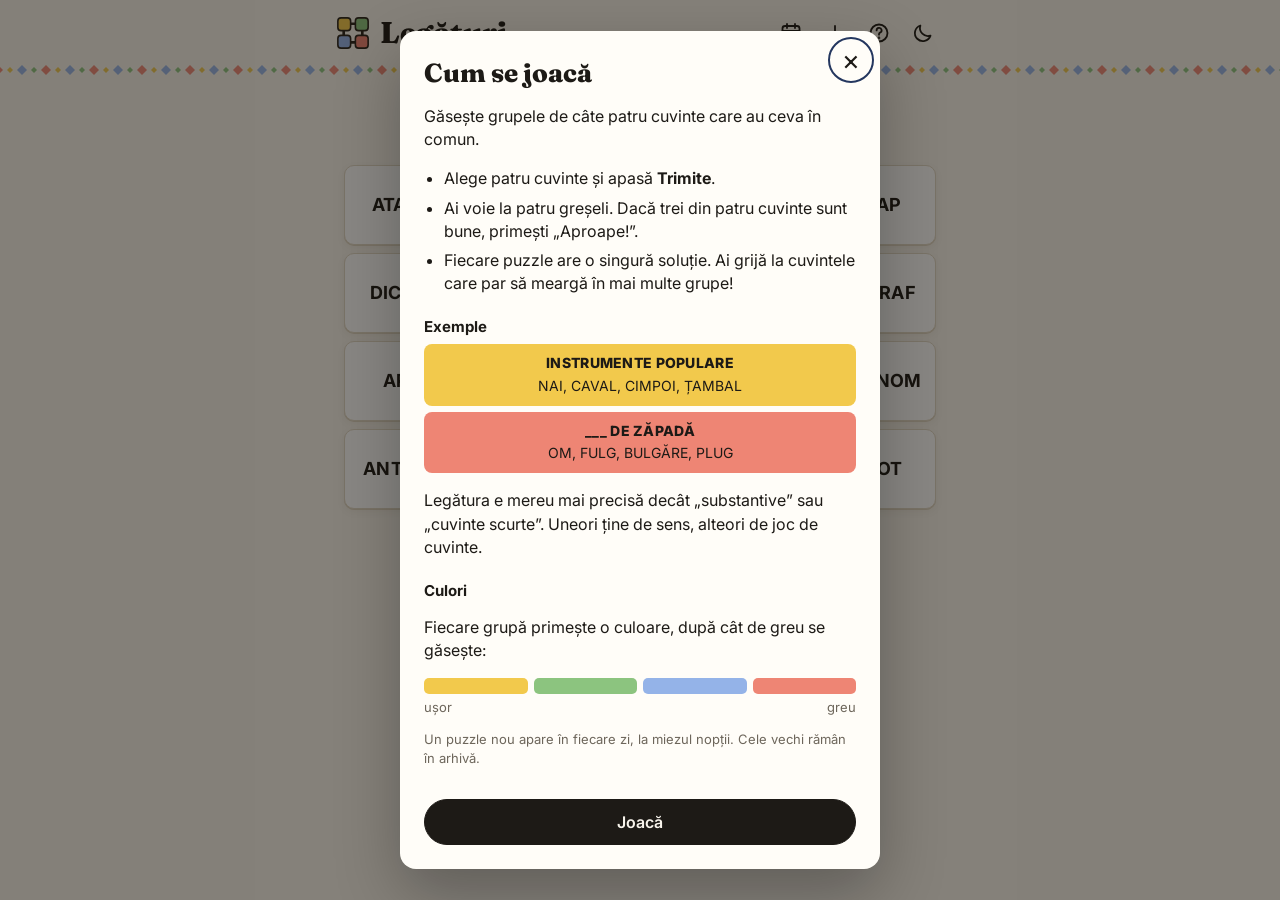
<file: legaturi/index.html>
<!doctype html>
<html lang="ro">
<head>
<meta charset="utf-8">
<meta name="viewport" content="width=device-width, initial-scale=1, viewport-fit=cover">
<title>Legături</title>
<meta name="description" content="Un joc zilnic de cuvinte: găsește cele patru grupe a câte patru cuvinte.">
<meta name="theme-color" content="#f8f4ec">
<link rel="icon" href="assets/icon.svg?v=c51a4701" type="image/svg+xml">
<script>
  // Apply the saved theme before the page paints, so it never flashes the wrong one.
  try { const t = JSON.parse(localStorage.getItem("legaturi.v1") || "{}").theme; if (t) document.documentElement.dataset.theme = t; } catch (e) {}
</script>
<link rel="preconnect" href="https://fonts.googleapis.com">
<link rel="preconnect" href="https://fonts.gstatic.com" crossorigin>
<link href="https://fonts.googleapis.com/css2?family=Fraunces:opsz,wght@9..144,700;9..144,800&family=Inter:wght@400;500;600;700;800&display=swap" rel="stylesheet">
<link rel="stylesheet" href="css/style.css?v=455ca128">
</head>
<body>
<header class="top">
  <button class="brand" id="btnHome" title="Puzzle-ul zilei">
    <img src="assets/icon.svg?v=c51a4701" alt="" class="logo" width="34" height="34">
    <span class="name">Legături</span>
  </button>
  <nav class="tools" aria-label="Meniu">
    <button class="icon-btn" id="btnArchive" title="Arhivă" aria-label="Arhivă">
      <svg viewBox="0 0 24 24" aria-hidden="true"><rect x="3.5" y="5" width="17" height="15" rx="2.5"/><path d="M3.5 10h17M8 3v4M16 3v4"/></svg>
    </button>
    <button class="icon-btn" id="btnStats" title="Statistici" aria-label="Statistici">
      <svg viewBox="0 0 24 24" aria-hidden="true"><path d="M5 20V12M12 20V5M19 20v-5"/></svg>
    </button>
    <button class="icon-btn" id="btnHelp" title="Cum se joacă" aria-label="Cum se joacă">
      <svg viewBox="0 0 24 24" aria-hidden="true"><circle cx="12" cy="12" r="8.5"/><path d="M9.6 9.4a2.5 2.5 0 1 1 3.4 2.3c-.7.3-1 .8-1 1.5v.5"/><circle cx="12" cy="16.9" r=".4"/></svg>
    </button>
    <button class="icon-btn" id="btnTheme" title="Temă întunecată" aria-label="Temă întunecată">
      <svg class="moon" viewBox="0 0 24 24" aria-hidden="true"><path d="M19.5 14.6A8 8 0 0 1 9.4 4.5a8 8 0 1 0 10.1 10.1z"/></svg>
      <svg class="sun" viewBox="0 0 24 24" aria-hidden="true"><circle cx="12" cy="12" r="4"/><path d="M12 2.5v2M12 19.5v2M2.5 12h2M19.5 12h2M5.3 5.3l1.4 1.4M17.3 17.3l1.4 1.4M5.3 18.7l1.4-1.4M17.3 6.7l1.4-1.4"/></svg>
    </button>
  </nav>
</header>
<div class="motif" aria-hidden="true"></div>

<main class="game" id="game">
  <p class="meta"><span id="puzzleNo"></span><span class="sep" aria-hidden="true">·</span><span id="puzzleDate"></span></p>
  <p class="prompt" id="prompt">Formează patru grupe a câte patru cuvinte!</p>

  <section class="board" id="board" aria-label="Tabla de joc"></section>

  <div class="mistakes" id="mistakes">
    <span>Greșeli rămase:</span>
    <span class="dots" id="dots" aria-hidden="true"><i></i><i></i><i></i><i></i></span>
    <span class="sr" id="mistakesText"></span>
  </div>

  <div class="controls" id="controls">
    <button class="btn" id="btnShuffle">Amestecă</button>
    <button class="btn" id="btnDeselect" disabled>Deselectează tot</button>
    <button class="btn primary" id="btnSubmit" disabled>Trimite</button>
  </div>

  <div class="controls" id="after" hidden>
    <button class="btn primary" id="btnResults">Vezi rezultatul</button>
    <button class="btn" id="btnMore">Joacă din arhivă</button>
  </div>

  <p class="back" id="back" hidden><button class="link" id="btnToday">← Înapoi la puzzle-ul zilei</button></p>
</main>

<section class="empty" id="empty" hidden>
  <h2>Gata pentru azi</h2>
  <p>Puzzle-urile noi sunt pe drum. Până atunci, poți juca orice puzzle din arhivă.</p>
  <button class="btn primary" id="btnEmptyArchive">Deschide arhiva</button>
</section>

<div class="toast" id="toast" role="status" aria-live="polite"></div>

<dialog class="modal" id="dlgHelp" aria-labelledby="helpTitle">
  <button class="close" data-close aria-label="Închide">×</button>
  <h2 id="helpTitle">Cum se joacă</h2>
  <p>Găsește grupele de câte patru cuvinte care au ceva în comun.</p>
  <ul>
    <li>Alege patru cuvinte și apasă <b>Trimite</b>.</li>
    <li>Ai voie la patru greșeli. Dacă trei din patru cuvinte sunt bune, primești „Aproape!”.</li>
    <li>Fiecare puzzle are o singură soluție. Ai grijă la cuvintele care par să meargă în mai multe grupe!</li>
  </ul>
  <h3>Exemple</h3>
  <div class="example" data-level="0"><b>Instrumente populare</b><span>NAI, CAVAL, CIMPOI, ȚAMBAL</span></div>
  <div class="example" data-level="3"><b>___ de zăpadă</b><span>OM, FULG, BULGĂRE, PLUG</span></div>
  <p>Legătura e mereu mai precisă decât „substantive” sau „cuvinte scurte”. Uneori ține de sens, alteori de joc de cuvinte.</p>
  <h3>Culori</h3>
  <p>Fiecare grupă primește o culoare, după cât de greu se găsește:</p>
  <div class="legend">
    <span data-level="0"></span><span data-level="1"></span><span data-level="2"></span><span data-level="3"></span>
  </div>
  <div class="legend-labels"><span>ușor</span><span>greu</span></div>
  <p class="note">Un puzzle nou apare în fiecare zi, la miezul nopții. Cele vechi rămân în arhivă.</p>
  <button class="btn primary wide" data-close>Joacă</button>
</dialog>

<dialog class="modal" id="dlgStats" aria-labelledby="statsTitle">
  <button class="close" data-close aria-label="Închide">×</button>
  <div class="result" id="result" hidden>
    <h2 class="result-title" id="resultTitle"></h2>
    <p class="result-sub" id="resultSub"></p>
    <div class="mini" id="mini" aria-hidden="true"></div>
    <button class="btn primary wide" id="btnShare">Copiază rezultatul</button>
    <p class="next" id="nextLine">Următorul puzzle în <b id="countdown">--:--:--</b></p>
  </div>
  <h2 id="statsTitle">Statistici</h2>
  <div class="numbers">
    <div><b id="stPlayed">0</b><small>Jucate</small></div>
    <div><b id="stWin">0</b><small>% câștigate</small></div>
    <div><b id="stCurrent">0</b><small>Serie actuală</small></div>
    <div><b id="stBest">0</b><small>Serie maximă</small></div>
    <div><b id="stPerfect">0</b><small>Perfecte</small></div>
  </div>
  <h3>Greșeli pe joc</h3>
  <div class="bars" id="bars"></div>
  <p class="note">Seria crește doar cu puzzle-ul zilei, rezolvat chiar în ziua lui.</p>
</dialog>

<dialog class="modal" id="dlgArchive" aria-labelledby="archiveTitle">
  <button class="close" data-close aria-label="Închide">×</button>
  <h2 id="archiveTitle">Arhivă</h2>
  <p class="note" id="archiveNote"></p>
  <ol class="archive" id="archiveList"></ol>
</dialog>

<script src="js/engine.js?v=fef730c1"></script>
<script src="js/puzzles/01.js?v=278e3835"></script>
<script src="js/puzzles/02.js?v=2216848b"></script>
<script src="js/puzzles/03.js?v=1a5f5493"></script>
<script src="js/puzzles/04.js?v=f02194ed"></script>
<script src="js/puzzles/05.js?v=17b485f7"></script>
<script src="js/puzzles/06.js?v=1d9b8ce0"></script>
<script src="js/app.js?v=3067a618"></script>
</body>
</html>
</file>
<file: legaturi/css/style.css>
:root {
  --bg: #f8f4ec;
  --ink: #1d1a16;
  --ink-soft: #6d665b;
  --line: #e3dbcc;
  --tile: #ffffff;
  --tile-ink: #1d1a16;
  --tile-border: #e1d8c6;
  --tile-shadow: 0 1px 0 #ddd3c0, 0 3px 8px rgba(70, 45, 10, 0.06);
  --sel: #24375f;
  --sel-ink: #ffffff;
  --modal: #fffdf8;
  --toast: #1d1a16;
  --toast-ink: #ffffff;
  --g0: #f2c94c;
  --g1: #8cc47f;
  --g2: #94b3e8;
  --g3: #ee8574;
  --group-ink: #1d1a16;
  --radius: 10px;
  --gap: 8px;
  --tile-h: 80px;
  --title: "Fraunces", Georgia, "Times New Roman", serif;
  --ui: "Inter", system-ui, -apple-system, "Segoe UI", Roboto, Arial, sans-serif;
  color-scheme: light;
}

/* Dark theme: follows the system unless the player picked a theme. */
@media (prefers-color-scheme: dark) {
  :root:not([data-theme="light"]) {
    --bg: #15171c; --ink: #f2eee7; --ink-soft: #a39c91; --line: #2d313a;
    --tile: #23272f; --tile-ink: #f2eee7; --tile-border: #313643; --tile-shadow: 0 1px 0 #0d0f12;
    --sel: #c3d2f5; --sel-ink: #121419; --modal: #1d2027; --toast: #f2eee7; --toast-ink: #15171c;
    --g0: #e8be42; --g1: #7fb873; --g2: #86a6de; --g3: #e2735f; --group-ink: #17140f;
    color-scheme: dark;
  }
}
:root[data-theme="dark"] {
  --bg: #15171c; --ink: #f2eee7; --ink-soft: #a39c91; --line: #2d313a;
  --tile: #23272f; --tile-ink: #f2eee7; --tile-border: #313643; --tile-shadow: 0 1px 0 #0d0f12;
  --sel: #c3d2f5; --sel-ink: #121419; --modal: #1d2027; --toast: #f2eee7; --toast-ink: #15171c;
  --g0: #e8be42; --g1: #7fb873; --g2: #86a6de; --g3: #e2735f; --group-ink: #17140f;
  color-scheme: dark;
}

* { box-sizing: border-box; }
[hidden] { display: none !important; }
html { -webkit-text-size-adjust: 100%; }
body {
  margin: 0; min-height: 100dvh; background: var(--bg); color: var(--ink);
  font: 400 16px/1.45 var(--ui); -webkit-tap-highlight-color: transparent;
}
button { font: inherit; color: inherit; }
:focus-visible { outline: 2px solid var(--sel); outline-offset: 2px; }
.sr { position: absolute; width: 1px; height: 1px; overflow: hidden; clip: rect(0 0 0 0); white-space: nowrap; }

/* ---------- header ---------- */
.top {
  display: flex; align-items: center; justify-content: space-between; gap: 8px;
  max-width: 640px; margin: 0 auto; padding: 12px 16px 10px;
}
.brand { display: flex; align-items: center; gap: 10px; background: none; border: 0; padding: 0; cursor: pointer; }
.brand .logo { display: block; }
.brand .name { font: 800 30px/1 var(--title); letter-spacing: -0.01em; }
.tools { display: flex; gap: 2px; }
.icon-btn {
  width: 42px; height: 42px; border: 0; border-radius: 50%; background: transparent;
  display: grid; place-items: center; cursor: pointer;
}
.icon-btn:hover { background: color-mix(in srgb, var(--ink) 8%, transparent); }
.icon-btn svg { width: 24px; height: 24px; fill: none; stroke: currentColor; stroke-width: 1.8; stroke-linecap: round; stroke-linejoin: round; }
.icon-btn .sun { display: none; }
:root[data-theme="dark"] .icon-btn .sun { display: block; }
:root[data-theme="dark"] .icon-btn .moon { display: none; }
@media (prefers-color-scheme: dark) {
  :root:not([data-theme="light"]) .icon-btn .sun { display: block; }
  :root:not([data-theme="light"]) .icon-btn .moon { display: none; }
}

/* A cross-stitch band in the four group colours, like the border of a traditional blouse. */
.motif {
  height: 12px; opacity: 0.95;
  background: url("data:image/svg+xml,%3Csvg xmlns='http://www.w3.org/2000/svg' width='48' height='12' viewBox='0 0 48 12'%3E%3Cpath d='M6 1l5 5-5 5-5-5z' fill='%23ee8574'/%3E%3Cpath d='M18 3l3 3-3 3-3-3z' fill='%23f2c94c'/%3E%3Cpath d='M30 1l5 5-5 5-5-5z' fill='%2394b3e8'/%3E%3Cpath d='M42 3l3 3-3 3-3-3z' fill='%238cc47f'/%3E%3C/svg%3E") center / 48px 12px repeat-x;
}

/* ---------- game ---------- */
.game { max-width: 624px; margin: 0 auto; padding: 8px 16px 48px; }
.meta { text-align: center; color: var(--ink-soft); font-size: 14px; margin: 14px 0 2px; }
.meta .sep { margin: 0 7px; }
.prompt { text-align: center; font-size: 17px; margin: 4px 0 18px; }

.board { display: grid; grid-template-columns: repeat(4, minmax(0, 1fr)); gap: var(--gap); }
.tile {
  position: relative; height: var(--tile-h); min-width: 0; padding: 0 6px;
  display: flex; align-items: center; justify-content: center; text-align: center;
  border: 1px solid var(--tile-border); border-radius: var(--radius);
  background: var(--tile); color: var(--tile-ink); box-shadow: var(--tile-shadow);
  font: 700 18px/1.1 var(--ui); letter-spacing: 0.01em; overflow: hidden;
  overflow-wrap: normal; word-break: keep-all; hyphens: manual;
  cursor: pointer; user-select: none; -webkit-user-select: none; touch-action: manipulation;
  transition: background-color 0.15s, color 0.15s, border-color 0.15s, transform 0.1s;
}
.tile:active { transform: scale(0.97); }
.tile[aria-pressed="true"] { background: var(--sel); border-color: var(--sel); color: var(--sel-ink); box-shadow: none; }
.tile.hop { animation: hop 0.32s ease; }
.tile.shake { animation: shake 0.42s ease; }
.board.locked .tile { pointer-events: none; }

.group {
  grid-column: 1 / -1; min-height: var(--tile-h); padding: 6px 12px; border-radius: var(--radius);
  display: flex; flex-direction: column; align-items: center; justify-content: center; text-align: center;
  color: var(--group-ink);
}
.group h3 { margin: 0; font: 800 17px/1.2 var(--ui); text-transform: uppercase; letter-spacing: 0.02em; }
.group p { margin: 3px 0 0; font: 500 16px/1.25 var(--ui); }
.group.reveal { animation: reveal 0.4s ease; }

[data-level="0"] { background: var(--g0); }
[data-level="1"] { background: var(--g1); }
[data-level="2"] { background: var(--g2); }
[data-level="3"] { background: var(--g3); }

.mistakes { display: flex; align-items: center; justify-content: center; gap: 10px; margin: 22px 0; font-size: 15px; }
.dots { display: inline-flex; gap: 7px; }
.dots i { width: 14px; height: 14px; border-radius: 50%; background: var(--ink); transition: transform 0.35s, opacity 0.35s; }
.dots i.used { transform: scale(0); opacity: 0; }

.controls { display: flex; justify-content: center; gap: 10px; flex-wrap: wrap; }
.btn {
  min-height: 46px; padding: 0 20px; border-radius: 999px; border: 1.5px solid var(--ink);
  background: transparent; color: var(--ink); font: 600 16px var(--ui); cursor: pointer;
  transition: background-color 0.15s, color 0.15s, opacity 0.15s;
}
.btn:hover:not(:disabled) { background: color-mix(in srgb, var(--ink) 7%, transparent); }
.btn:disabled { opacity: 0.35; cursor: default; }
.btn.primary:not(:disabled) { background: var(--ink); color: var(--bg); }
.btn.wide { width: 100%; }
.back { text-align: center; margin: 22px 0 0; }
.link { background: none; border: 0; padding: 4px; color: var(--ink-soft); text-decoration: underline; text-underline-offset: 3px; font-size: 15px; cursor: pointer; }

.empty { max-width: 480px; margin: 48px auto; padding: 0 16px; text-align: center; }
.empty h2 { font: 800 28px var(--title); margin: 0 0 8px; }

.toast {
  position: fixed; left: 50%; top: 76px; z-index: 30; max-width: calc(100vw - 32px);
  padding: 12px 18px; border-radius: 8px; background: var(--toast); color: var(--toast-ink);
  font-weight: 600; text-align: center; opacity: 0; pointer-events: none;
  transform: translate(-50%, -8px); transition: opacity 0.2s, transform 0.2s;
}
.toast.show { opacity: 1; transform: translate(-50%, 0); }

/* ---------- dialogs ---------- */
.modal {
  width: min(480px, calc(100vw - 32px)); max-height: calc(100dvh - 48px); padding: 28px 24px 24px;
  border: 0; border-radius: 16px; background: var(--modal); color: var(--ink);
  box-shadow: 0 24px 64px rgba(0, 0, 0, 0.28);
}
.modal[open] { animation: rise 0.22s ease; }
.modal::backdrop { background: rgba(18, 14, 8, 0.5); }
.modal .close {
  position: absolute; top: 10px; right: 10px; width: 38px; height: 38px; border: 0; border-radius: 50%;
  background: none; font-size: 28px; line-height: 1; cursor: pointer;
}
.modal .close:hover { background: color-mix(in srgb, var(--ink) 8%, transparent); }
.modal h2 { font: 800 26px/1.15 var(--title); margin: 0 0 12px; padding-right: 36px; }
.modal h3 { font: 700 15px var(--ui); margin: 22px 0 8px; }
.modal ul { padding-left: 20px; margin: 10px 0; }
.modal li { margin: 6px 0; }
.modal .btn.wide { margin-top: 18px; }
.note { font-size: 13px; color: var(--ink-soft); }

.example { margin: 6px 0; padding: 9px 12px; border-radius: 8px; text-align: center; color: var(--group-ink); }
.example b { display: block; font-size: 14px; font-weight: 800; text-transform: uppercase; letter-spacing: 0.02em; }
.example span { font-size: 14px; }
.legend { display: flex; gap: 6px; }
.legend span { flex: 1; height: 16px; border-radius: 5px; }
.legend-labels { display: flex; justify-content: space-between; margin-top: 4px; font-size: 13px; color: var(--ink-soft); }

.result { text-align: center; padding-bottom: 20px; margin-bottom: 20px; border-bottom: 1px solid var(--line); }
.modal .result-title { font-size: 32px; margin: 0; padding: 0; }
.result-sub { margin: 4px 0 14px; color: var(--ink-soft); }
.mini { display: inline-grid; grid-template-columns: repeat(4, 24px); gap: 4px; margin-bottom: 4px; }
.mini i { width: 24px; height: 24px; border-radius: 5px; }
.next { margin: 14px 0 0; font-size: 15px; }
#countdown { font-variant-numeric: tabular-nums; }

.numbers { display: grid; grid-template-columns: repeat(5, minmax(0, 1fr)); gap: 6px; text-align: center; }
.numbers b { display: block; font: 700 28px/1.1 var(--ui); }
.numbers small { display: block; margin-top: 2px; font-size: 12px; line-height: 1.2; color: var(--ink-soft); }
.bar-row { display: grid; grid-template-columns: 88px minmax(0, 1fr); align-items: center; gap: 8px; margin: 5px 0; font-size: 14px; }
.fill {
  min-width: 28px; height: 22px; padding: 0 8px; border-radius: 4px;
  display: flex; align-items: center; justify-content: flex-end;
  background: color-mix(in srgb, var(--ink) 55%, transparent); color: var(--bg); font-size: 13px; font-weight: 700;
}
.fill.now { background: var(--sel); color: var(--sel-ink); }

.archive { list-style: none; margin: 12px 0 0; padding: 0; display: grid; gap: 6px; }
.archive button {
  width: 100%; display: flex; align-items: center; gap: 12px; padding: 11px 12px; text-align: left;
  border: 1px solid var(--line); border-radius: 10px; background: var(--tile); cursor: pointer;
}
.archive button:hover { border-color: var(--ink-soft); }
.archive .current { border-color: var(--sel); box-shadow: inset 0 0 0 1px var(--sel); }
.archive .no { min-width: 56px; font-weight: 800; }
.archive .when { flex: 1; min-width: 0; color: var(--ink-soft); font-size: 14px; }
.archive .state { display: flex; align-items: center; gap: 3px; font-size: 13px; font-weight: 600; white-space: nowrap; }
.archive .state i { width: 10px; height: 10px; border-radius: 3px; background: var(--line); }

/* ---------- motion ---------- */
@keyframes hop { 0%, 100% { transform: translateY(0); } 45% { transform: translateY(-8px); } }
@keyframes shake {
  0%, 100% { transform: translateX(0); } 20% { transform: translateX(-6px); }
  40% { transform: translateX(6px); } 60% { transform: translateX(-4px); } 80% { transform: translateX(4px); }
}
@keyframes reveal { from { transform: scale(0.94); opacity: 0.3; } to { transform: none; opacity: 1; } }
@keyframes rise { from { transform: translateY(12px); opacity: 0; } to { transform: none; opacity: 1; } }
@media (prefers-reduced-motion: reduce) {
  *, *::before, *::after { animation-duration: 0.01ms !important; transition-duration: 0.01ms !important; }
}

/* ---------- small screens ---------- */
@media (max-width: 540px) {
  :root { --tile-h: 72px; }
  .tile { font-size: 15px; }
  .group h3 { font-size: 15px; }
  .group p { font-size: 14px; }
  .brand .name { font-size: 26px; }
  .btn { padding: 0 15px; font-size: 15px; }
  .numbers b { font-size: 24px; }
}
@media (max-width: 380px) {
  :root { --tile-h: 64px; --gap: 6px; --radius: 8px; }
  .tile { padding: 0 3px; font-size: 13px; }
  .controls { gap: 8px; }
  .btn { padding: 0 12px; font-size: 14px; }
  .top { padding-left: 12px; padding-right: 12px; }
  .game { padding-left: 12px; padding-right: 12px; }
  .icon-btn { width: 38px; height: 38px; }
}
</file>
